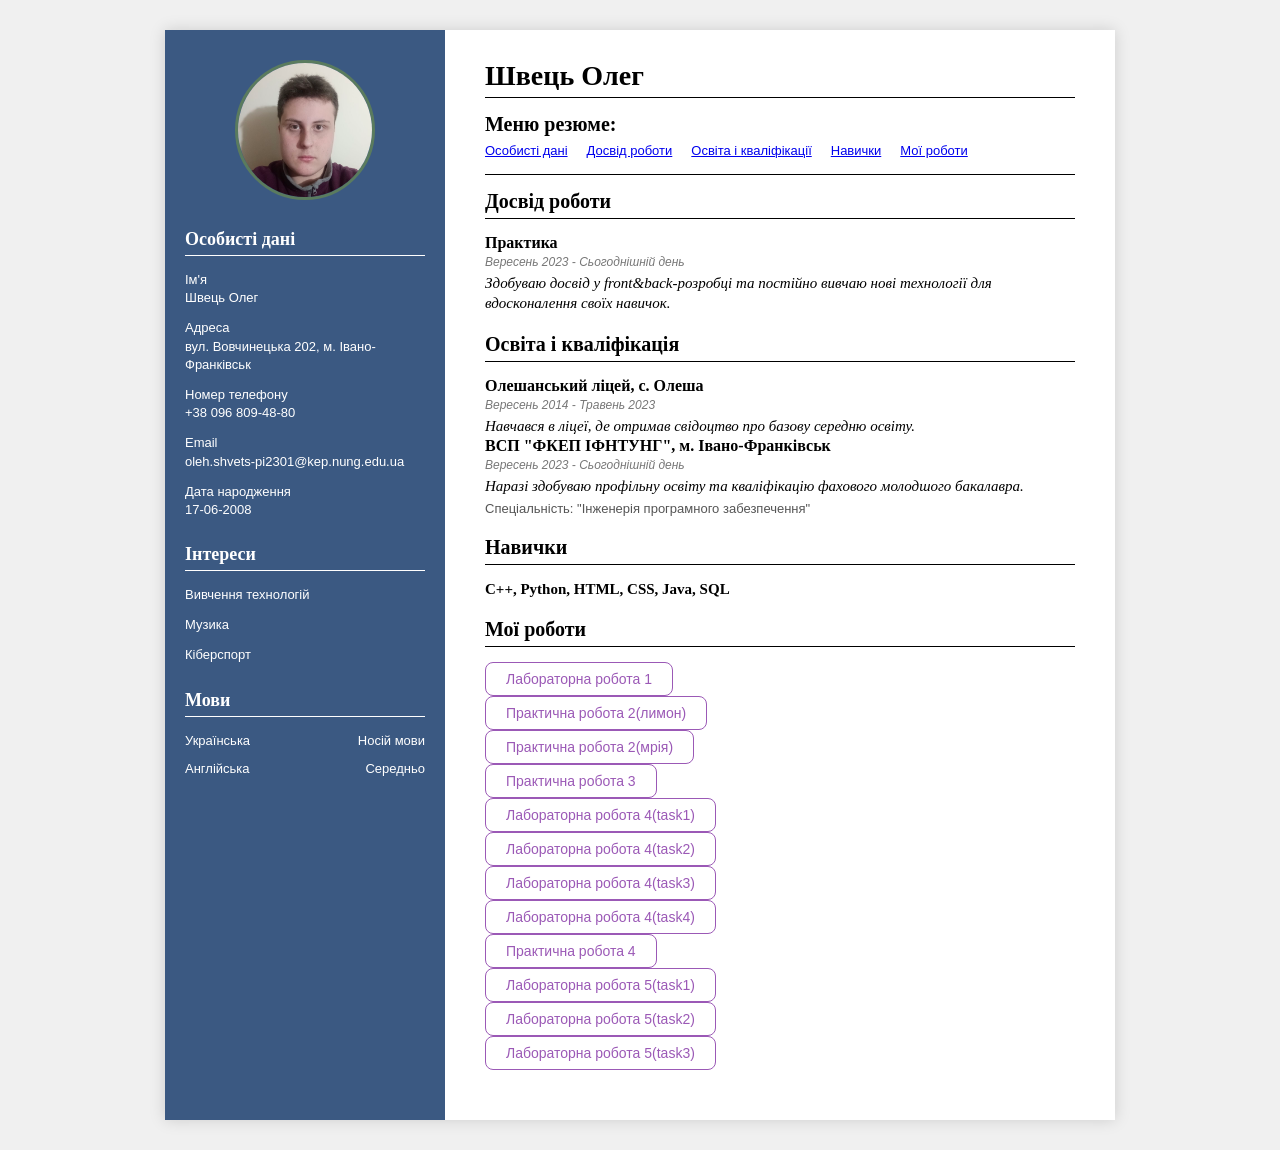
<file: index.html>
<!DOCTYPE html>
<html>
<head>
    <meta charset="utf-8">
    <title>CV - Швець Олег</title>
    <link rel="stylesheet" href="style/portfolio.css">
</head>
<body>
        
<div class="page-container">
    <!--Ліва сторона-->
    <div class="left-side">
        <div class="avatar">
            <img src="photo/me.jpg" alt="photo" class='image'>
        </div>
        <div class="left-block">
        <a id="personal-information">
            <h3>Особисті дані</h3>
            <hr class="line">
            <ul class="info-list">
                <li>Ім'я <br>Швець Олег</li>
                <li>Адреса <br>вул. Вовчинецька 202,  м. Івано-Франківськ</li>
                <li>Номер телефону <br>+38 096 809-48-80</li>
                <li>Email <br>oleh.shvets-pi2301@kep.nung.edu.ua</li>
                <li>Дата народження <br>17-06-2008</li>
            </ul>
        </a>
        </div>
            
        <div class="left-block">
            <h3>Інтереси</h3>
            <hr class="line">
            <div class="info-list">
                <ul>
                    <li>Вивчення технологій</li>
                    <li>Музика</li>
                    <li>Кіберспорт</li>
                </ul>
            </div>
        </div>
            
        <div class="left-block">
            <h3>Мови</h3>
            <hr class="line">
            <div class="info-list">
                <ul class="languages">
                    <li>
                        <span>Українська</span>
                        <span>Носій мови</span>
                    </li>
                    <li>
                        <span>Англійська</span>
                        <span>Середньо</span>
                    </li>
                </ul>
            </div>
        </div>
    </div>

    <!--Права сторона-->
    <div class="right-side">
        <h1>Швець Олег</h1>
        <hr class="line2">
        <h2>Меню резюме:</h2>
        <ul class="menu">
            <li><a href="#personal-information">Особисті дані</a></li>
            <li><a href="#experience">Досвід роботи</a></li>
            <li><a href="#education">Освіта і кваліфікації</a></li>
            <li><a href="#skills">Навички</a></li>
            <li><a href="#work">Мої роботи</a></li>
        </ul>
            <hr class="line2">
            <a id="experience">
                <h2>Досвід роботи</h2>
                <hr class="line2">
            <div class="right-block">
                <h3>Практика</h3>
                <span class="date">Вересень 2023 - Сьогоднішній день</span>
                <p>Здобуваю досвід у front&back-розробці та постійно вивчаю нові технології для вдосконалення своїх навичок.</p>
            </a>
        </div>
        
        <div class="right-block">
            <a id="education">
                <h2>Освіта і кваліфікація</h2>
                <hr class="line2">

                <h3>Олешанський ліцей, с. Олеша</h3>
                <span class="date">Вересень 2014 - Травень 2023</span>
                <p>Навчався в ліцеї, де отримав свідоцтво про базову середню освіту.</p>
                        
                <h3>ВСП "ФКЕП ІФНТУНГ", м. Івано-Франківськ</h3>
                <span class="date">Вересень 2023 - Сьогоднішній день</span>
                <p>Наразі здобуваю профільну освіту та кваліфікацію фахового молодшого бакалавра.</p>
                <span class="specialty">Спеціальність: "Інженерія програмного забезпечення"</span>
            </a>
        </div>



        <div class="right-block">
        <a id="skills">
            <h2>Навички</h2>
            <hr class="line2">
            <b>C++, Python, HTML, CSS, Java, SQL</b>
        </a>
        </div>

        <div class="right-block">
            <a id="work">
                <h2>Мої роботи</h2>
                <hr class="line2">
            <ul class="work">
                <li><a href="LR1/index.html" class="btn">Лабораторна робота 1</a></li>
                <li><a href="PR2(lemon)/task_lemon/index.html" class="btn">Практична робота 2(лимон)</a></li>
                <li><a href="PR2(cossacs)/task_mriya/cossacs.html" class="btn">Практична робота 2(мрія)</a></li>
                <li><a href="PR3/index.html" class="btn">Практична робота 3</a></li>
                <li><a href="LR4/LR4(task1)/index.html" class="btn">Лабораторна робота 4(task1)</a></li>
                <li><a href="LR4/LR4(task2)/index.html" class="btn">Лабораторна робота 4(task2)</a></li>
                <li><a href="LR4/LR4(task3)/index.html" class="btn">Лабораторна робота 4(task3)</a></li>
                <li><a href="LR4/LR4(task4)/index.html" class="btn">Лабораторна робота 4(task4)</a></li>
                <li><a href="PR4/index.html" class="btn">Практична робота 4</a></li>
                <li><a href="LR5/LR5(task0)/index.html" class="btn">Лабораторна робота 5(task1)</a></li>
                <li><a href="LR5/LR5(task1)/index.html" class="btn">Лабораторна робота 5(task2)</a></li>
                <li><a href="LR5/LR5(task2)/index.html" class="btn">Лабораторна робота 5(task3)</a></li>
            </ul>
            </a>
        </div>
    </div>
</div>          
</body>        
</html>
</file>
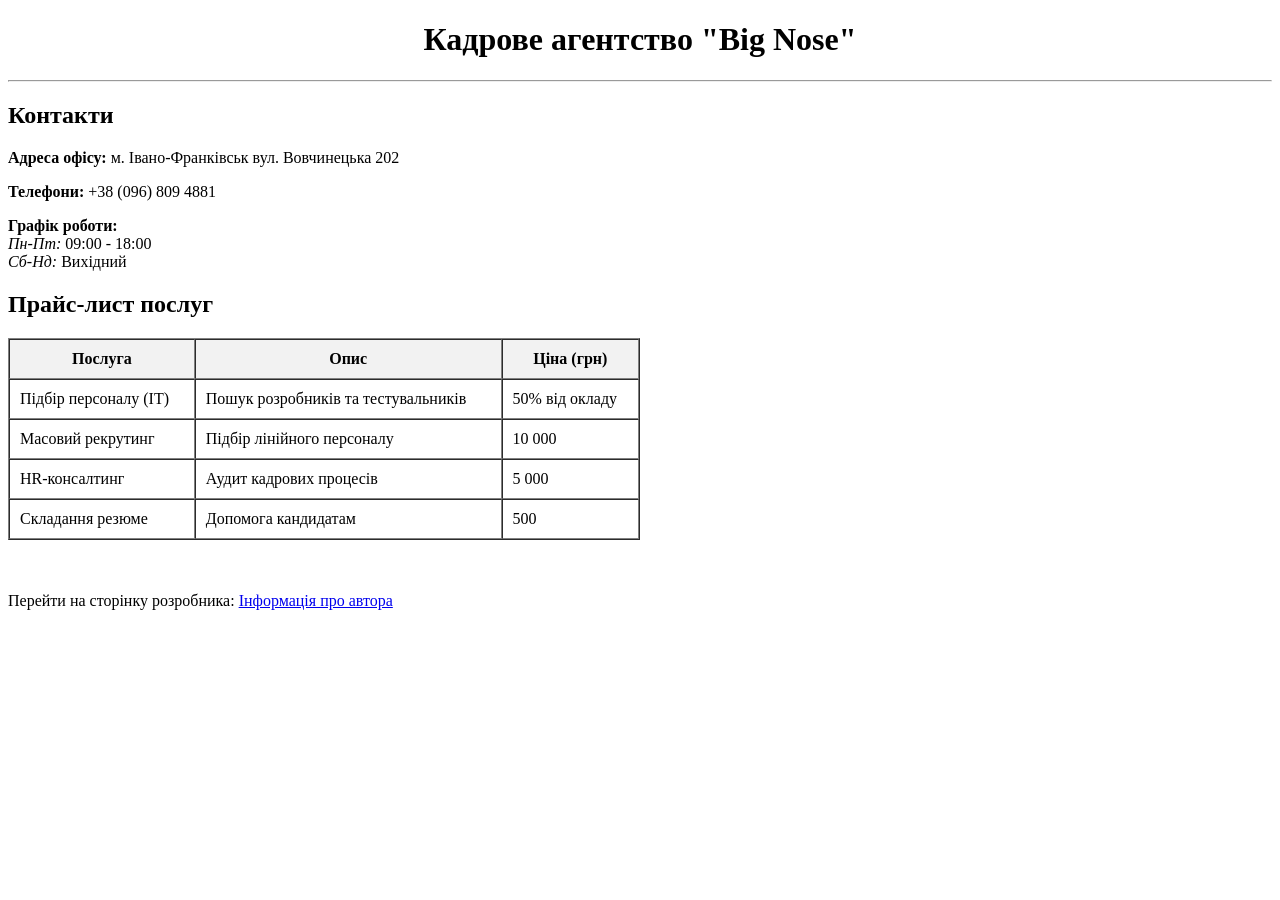
<file: LR1/index.html>
<!DOCTYPE html>
<html>
<head>
    <meta charset="utf-8">
    <title>HR Agency "Big Nose"</title>
</head>
<body>
    <h1 align="center">Кадрове агентство "Big Nose"</h1>
    <hr>
    
    <h2>Контакти</h2>
    <p><b>Адреса офісу:</b> м. Івано-Франківськ вул. Вовчинецька 202</p>
    <p><b>Телефони:</b> +38 (096) 809 4881</p>
    <p><b>Графік роботи:</b> <br>
       <i>Пн-Пт:</i> 09:00 - 18:00 <br>
       <i>Сб-Нд:</i> Вихідний
    </p>

    <h2>Прайс-лист послуг</h2>
    <table border="1" cellpadding="10" cellspacing="0" width="50%">
        <tr style="background-color: #f2f2f2;">
            <th>Послуга</th>
            <th>Опис</th>
            <th>Ціна (грн)</th>
        </tr>
        <tr>
            <td>Підбір персоналу (IT)</td>
            <td>Пошук розробників та тестувальників</td>
            <td>50% від окладу</td>
        </tr>
        <tr>
            <td>Масовий рекрутинг</td>
            <td>Підбір лінійного персоналу</td>
            <td>10 000</td>
        </tr>
        <tr>
            <td>HR-консалтинг</td>
            <td>Аудит кадрових процесів</td>
            <td>5 000</td>
        </tr>
        <tr>
            <td>Складання резюме</td>
            <td>Допомога кандидатам</td>
            <td>500</td>
        </tr>
    </table>

    <br><br>
    
    <p>Перейти на сторінку розробника: <a href="author.html">Інформація про автора</a></p>

</body>
</html>
</file>
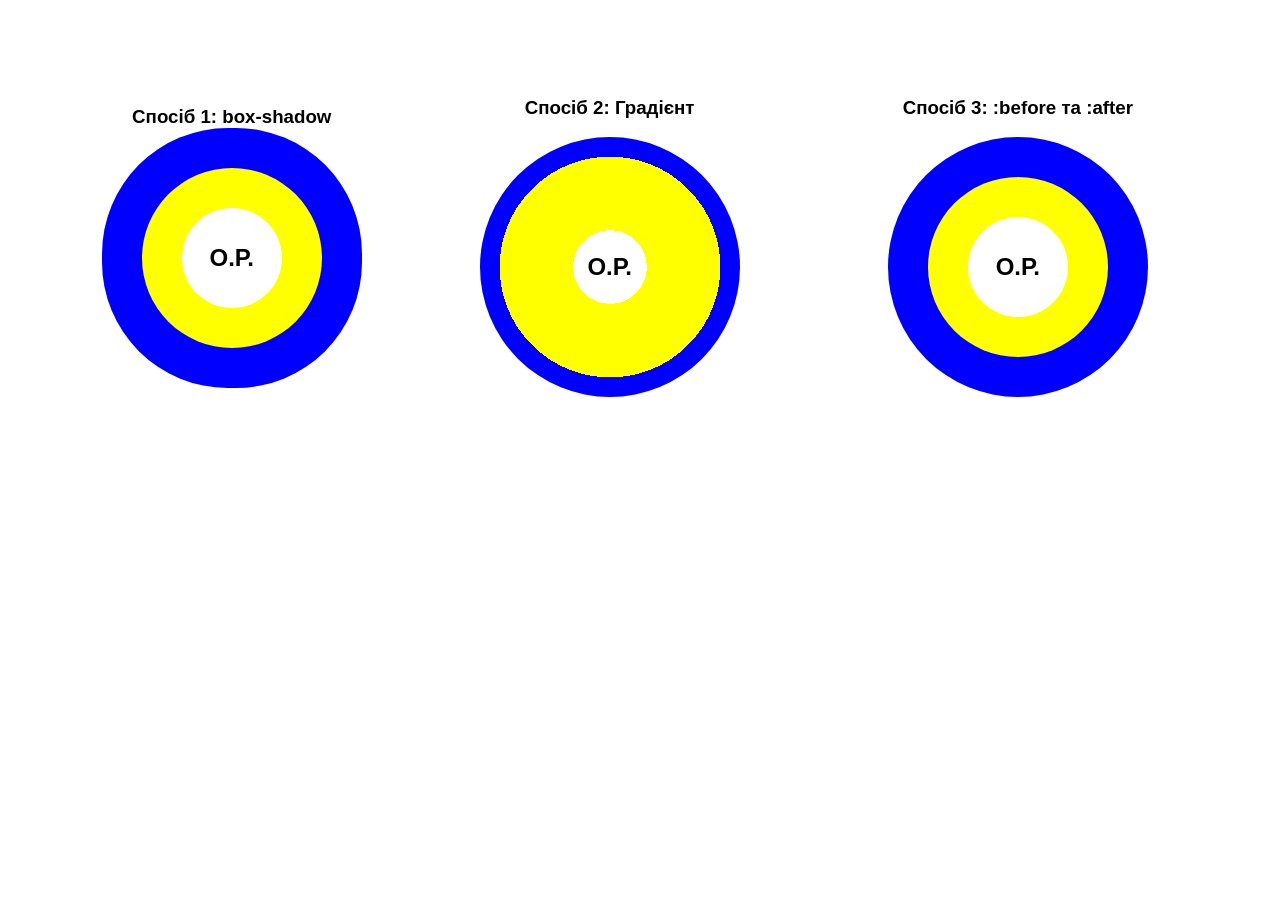
<file: PR4/index.html>
<!DOCTYPE html>
<html lang="uk">
<head>
    <meta charset="UTF-8">
    <title>Геометрична фігура - 3 способи</title>
    <link rel="stylesheet" href="style/style.css">
</head>
<body>

    <div class="container">
        <div class="method-box">
            <h3>Спосіб 1: box-shadow</h3>
            <div class="circle-shadow">О.Р.</div>
        </div>

        <div class="method-box">
            <h3>Спосіб 2: Градієнт</h3>
            <div class="circle-gradient">О.Р.</div>
        </div>

        <div class="method-box">
            <h3>Спосіб 3: :before та :after</h3>
            <div class="circle-pseudo">О.Р.</div>
        </div>
    </div>

</body>
</html>
</file>
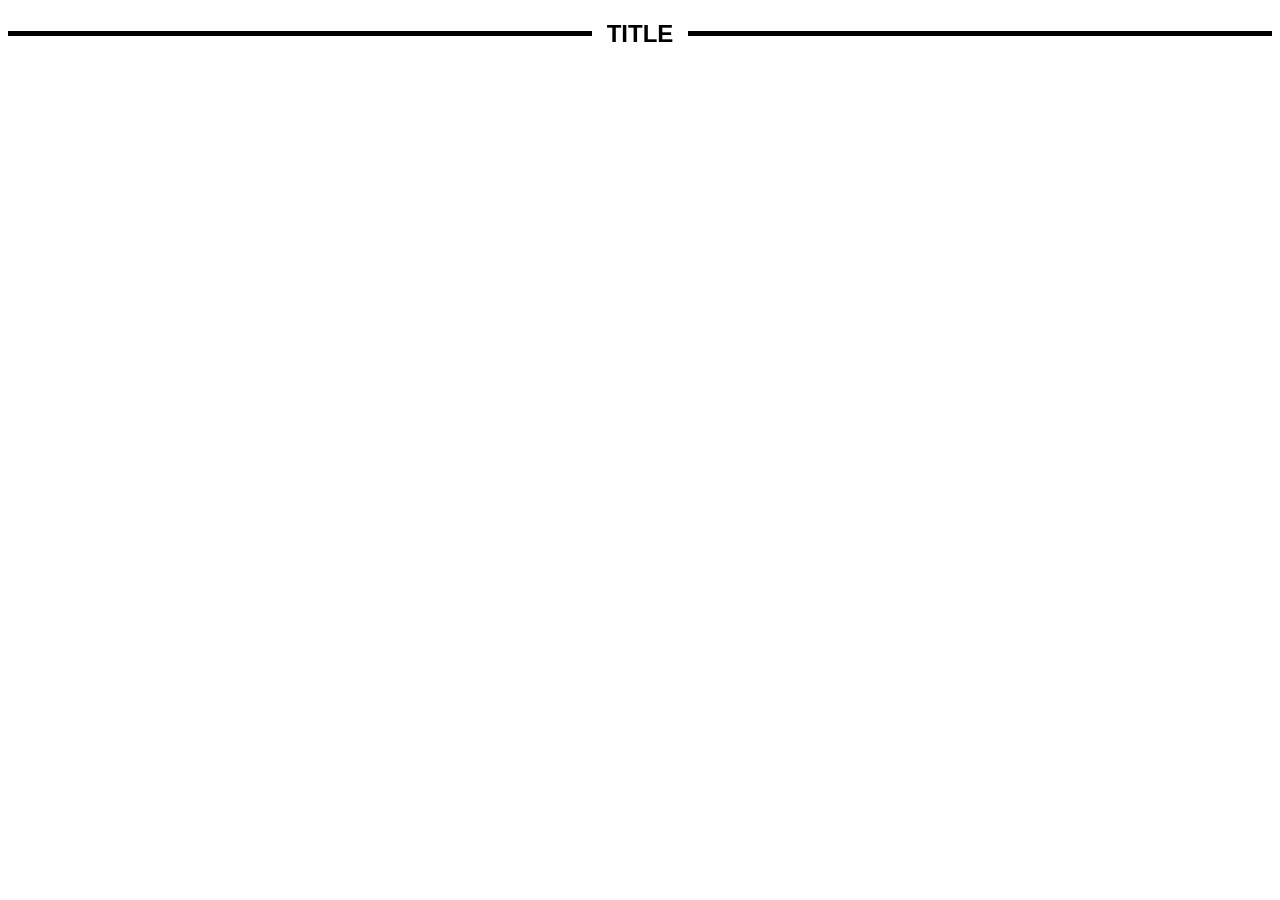
<file: LR4/LR4(task3)/index.html>
<!DOCTYPE html>
<html lang="uk">
<head>
    <meta charset="UTF-8">
    <title>Завдання 3 - Псевдоелементи</title>
    <link rel="stylesheet" href="style/style.css">
</head>
<body>

    <h2 class="line-title">Title</h2>

</body>
</html>
</file>
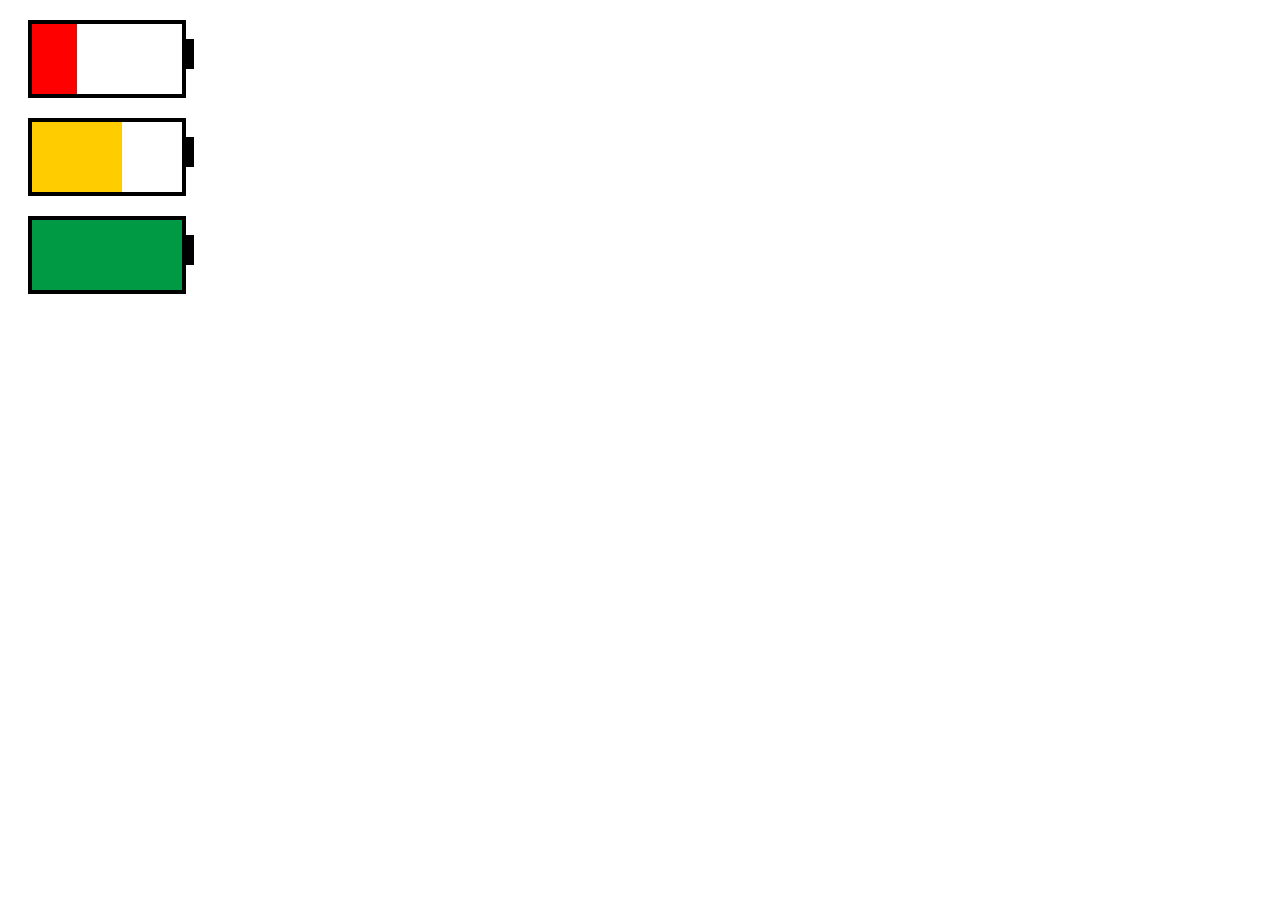
<file: LR4/LR4(task4)/index.html>
<!DOCTYPE html>
<html lang="uk">
<head>
    <meta charset="UTF-8">
    <title>Завдання 4 - Батарейки</title>
    <link rel="stylesheet" href="style/style.css">
</head>
<body>

    <div class="battery low"></div>
    <div class="battery medium"></div>
    <div class="battery full"></div>

</body>
</html>
</file>
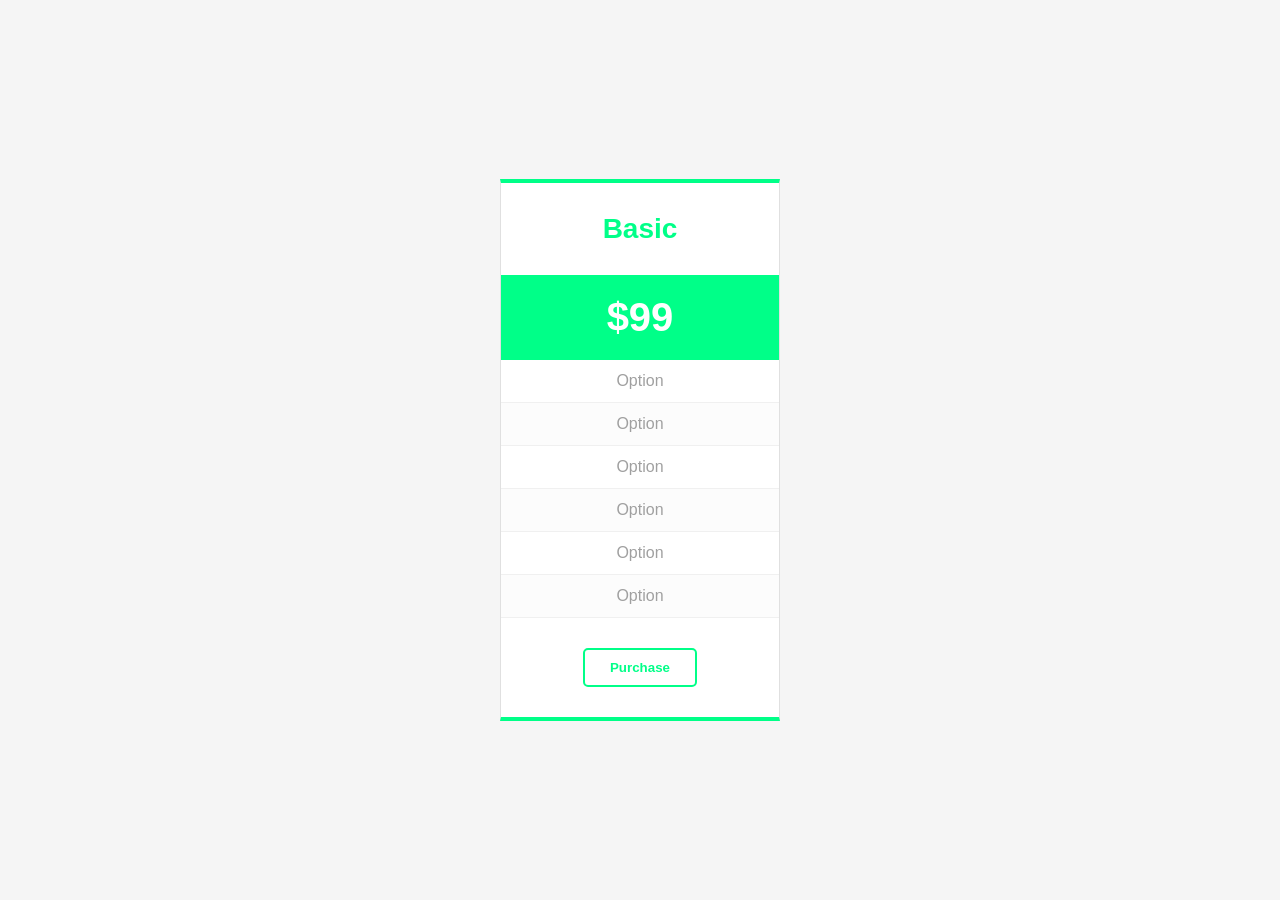
<file: LR5/LR5(task0)/index.html>
<!DOCTYPE html>
<html lang="uk">
<head>
    <meta charset="UTF-8">
    <meta name="viewport" content="width=device-width, initial-scale=1.0">
    <title>Pricing Card - Basic</title>
    <link rel="stylesheet" href="style/style.css">
</head>
<body>

    <div class="card">
        <div class="header">
            <h2>Basic</h2>
        </div>
        
        <div class="price">
            <h1>$99</h1>
        </div>
        
        <div class="options">
            <div class="opt">Option</div>
            <div class="opt gray">Option</div>
            <div class="opt">Option</div>
            <div class="opt gray">Option</div>
            <div class="opt">Option</div>
            <div class="opt gray">Option</div>
        </div>
        
        <div class="action">
            <button class="btn">Purchase</button>
        </div>
    </div>

</body>
</html>
</file>
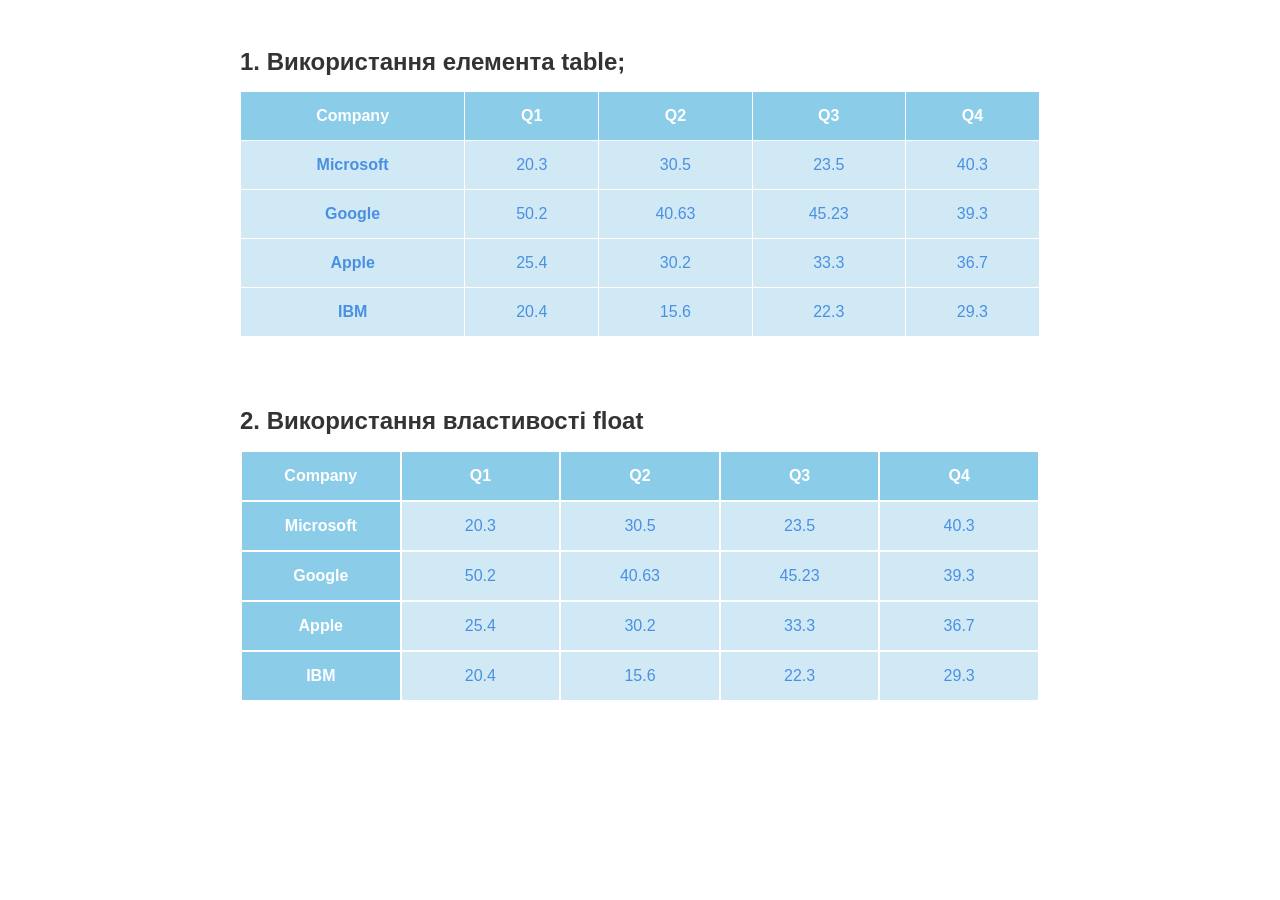
<file: LR5/LR5(task1)/index.html>
<!DOCTYPE html>
<html lang="uk">
<head>
    <meta charset="UTF-8">
    <meta name="viewport" content="width=device-width, initial-scale=1.0">
    <title>Верстка таблиці двома способами</title>
    <link rel="stylesheet" href="style/style.css">
</head>
<body>

    <div class="container">
        <h2>1. Використання елемента table;</h2>
        <table class="html-table">
            <thead>
                <tr>
                    <th>Company</th>
                    <th>Q1</th>
                    <th>Q2</th>
                    <th>Q3</th>
                    <th>Q4</th>
                </tr>
            </thead>
            <tbody>
                <tr>
                    <td class="bg-blue-dark">Microsoft</td>
                    <td>20.3</td>
                    <td>30.5</td>
                    <td>23.5</td>
                    <td>40.3</td>
                </tr>
                <tr>
                    <td class="bg-blue-dark">Google</td>
                    <td>50.2</td>
                    <td>40.63</td>
                    <td>45.23</td>
                    <td>39.3</td>
                </tr>
                <tr>
                    <td class="bg-blue-dark">Apple</td>
                    <td>25.4</td>
                    <td>30.2</td>
                    <td>33.3</td>
                    <td>36.7</td>
                </tr>
                <tr>
                    <td class="bg-blue-dark">IBM</td>
                    <td>20.4</td>
                    <td>15.6</td>
                    <td>22.3</td>
                    <td>29.3</td>
                </tr>
            </tbody>
        </table>

        <div class="spacer"></div>

        <h2>2. Використання властивості float</h2>
        <div class="float-table">
            <div class="f-row f-header">
                <div class="f-cell">Company</div>
                <div class="f-cell">Q1</div>
                <div class="f-cell">Q2</div>
                <div class="f-cell">Q3</div>
                <div class="f-cell">Q4</div>
            </div>
            <div class="f-row">
                <div class="f-cell f-side">Microsoft</div>
                <div class="f-cell">20.3</div>
                <div class="f-cell">30.5</div>
                <div class="f-cell">23.5</div>
                <div class="f-cell">40.3</div>
            </div>
            <div class="f-row">
                <div class="f-cell f-side">Google</div>
                <div class="f-cell">50.2</div>
                <div class="f-cell">40.63</div>
                <div class="f-cell">45.23</div>
                <div class="f-cell">39.3</div>
            </div>
            <div class="f-row">
                <div class="f-cell f-side">Apple</div>
                <div class="f-cell">25.4</div>
                <div class="f-cell">30.2</div>
                <div class="f-cell">33.3</div>
                <div class="f-cell">36.7</div>
            </div>
            <div class="f-row">
                <div class="f-cell f-side">IBM</div>
                <div class="f-cell">20.4</div>
                <div class="f-cell">15.6</div>
                <div class="f-cell">22.3</div>
                <div class="f-cell">29.3</div>
            </div>
        </div>
    </div>

</body>
</html>
</file>
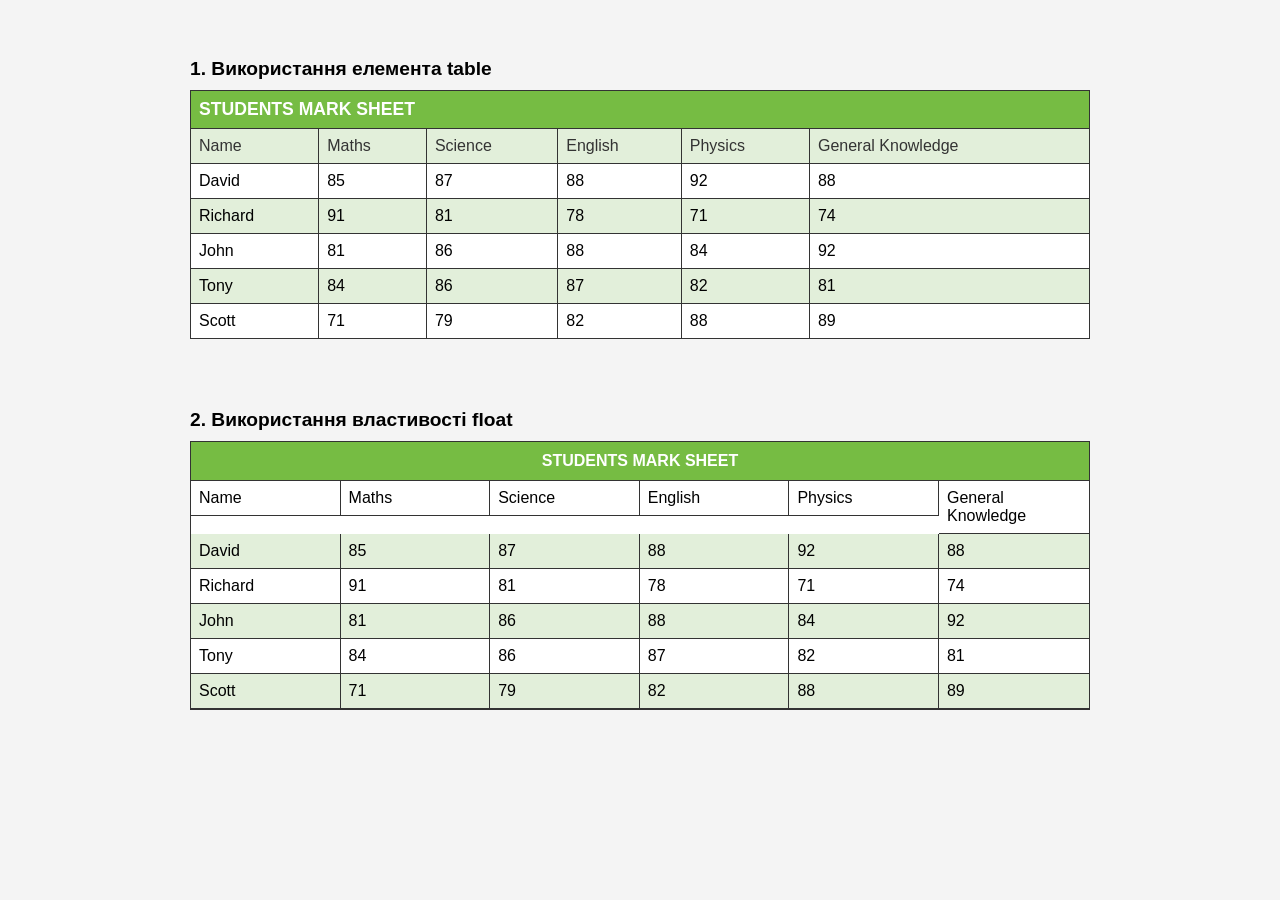
<file: LR5/LR5(task2)/index.html>
<!DOCTYPE html>
<html lang="uk">
<head>
    <meta charset="UTF-8">
    <meta name="viewport" content="width=device-width, initial-scale=1.0">
    <title>Students Mark Sheet</title>
    <link rel="stylesheet" href="style/style.css">
</head>
<body>

    <div class="container">
        <h2>1. Використання елемента table</h2>
        <table class="mark-sheet">
            <thead>
                <tr>
                    <th colspan="6" class="table-title">STUDENTS MARK SHEET</th>
                </tr>
                <tr class="table-sub-header">
                    <th>Name</th>
                    <th>Maths</th>
                    <th>Science</th>
                    <th>English</th>
                    <th>Physics</th>
                    <th>General Knowledge</th>
                </tr>
            </thead>
            <tbody>
                <tr>
                    <td>David</td>
                    <td>85</td>
                    <td>87</td>
                    <td>88</td>
                    <td>92</td>
                    <td>88</td>
                </tr>
                <tr>
                    <td>Richard</td>
                    <td>91</td>
                    <td>81</td>
                    <td>78</td>
                    <td>71</td>
                    <td>74</td>
                </tr>
                <tr>
                    <td>John</td>
                    <td>81</td>
                    <td>86</td>
                    <td>88</td>
                    <td>84</td>
                    <td>92</td>
                </tr>
                <tr>
                    <td>Tony</td>
                    <td>84</td>
                    <td>86</td>
                    <td>87</td>
                    <td>82</td>
                    <td>81</td>
                </tr>
                <tr>
                    <td>Scott</td>
                    <td>71</td>
                    <td>79</td>
                    <td>82</td>
                    <td>88</td>
                    <td>89</td>
                </tr>
            </tbody>
        </table>

        <div class="spacer"></div>

        <h2>2. Використання властивості float</h2>
        <div class="float-mark-sheet">
            <div class="f-row f-title">STUDENTS MARK SHEET</div>
            
            <div class="f-row f-sub-header">
                <div class="f-cell">Name</div>
                <div class="f-cell">Maths</div>
                <div class="f-cell">Science</div>
                <div class="f-cell">English</div>
                <div class="f-cell">Physics</div>
                <div class="f-cell">General Knowledge</div>
            </div>

            <div class="f-row">
                <div class="f-cell">David</div>
                <div class="f-cell">85</div>
                <div class="f-cell">87</div>
                <div class="f-cell">88</div>
                <div class="f-cell">92</div>
                <div class="f-cell">88</div>
            </div>
            <div class="f-row">
                <div class="f-cell">Richard</div>
                <div class="f-cell">91</div>
                <div class="f-cell">81</div>
                <div class="f-cell">78</div>
                <div class="f-cell">71</div>
                <div class="f-cell">74</div>
            </div>
            <div class="f-row">
                <div class="f-cell">John</div>
                <div class="f-cell">81</div>
                <div class="f-cell">86</div>
                <div class="f-cell">88</div>
                <div class="f-cell">84</div>
                <div class="f-cell">92</div>
            </div>
            <div class="f-row">
                <div class="f-cell">Tony</div>
                <div class="f-cell">84</div>
                <div class="f-cell">86</div>
                <div class="f-cell">87</div>
                <div class="f-cell">82</div>
                <div class="f-cell">81</div>
            </div>
            <div class="f-row">
                <div class="f-cell">Scott</div>
                <div class="f-cell">71</div>
                <div class="f-cell">79</div>
                <div class="f-cell">82</div>
                <div class="f-cell">88</div>
                <div class="f-cell">89</div>
            </div>
        </div>
    </div>

</body>
</html>
</file>
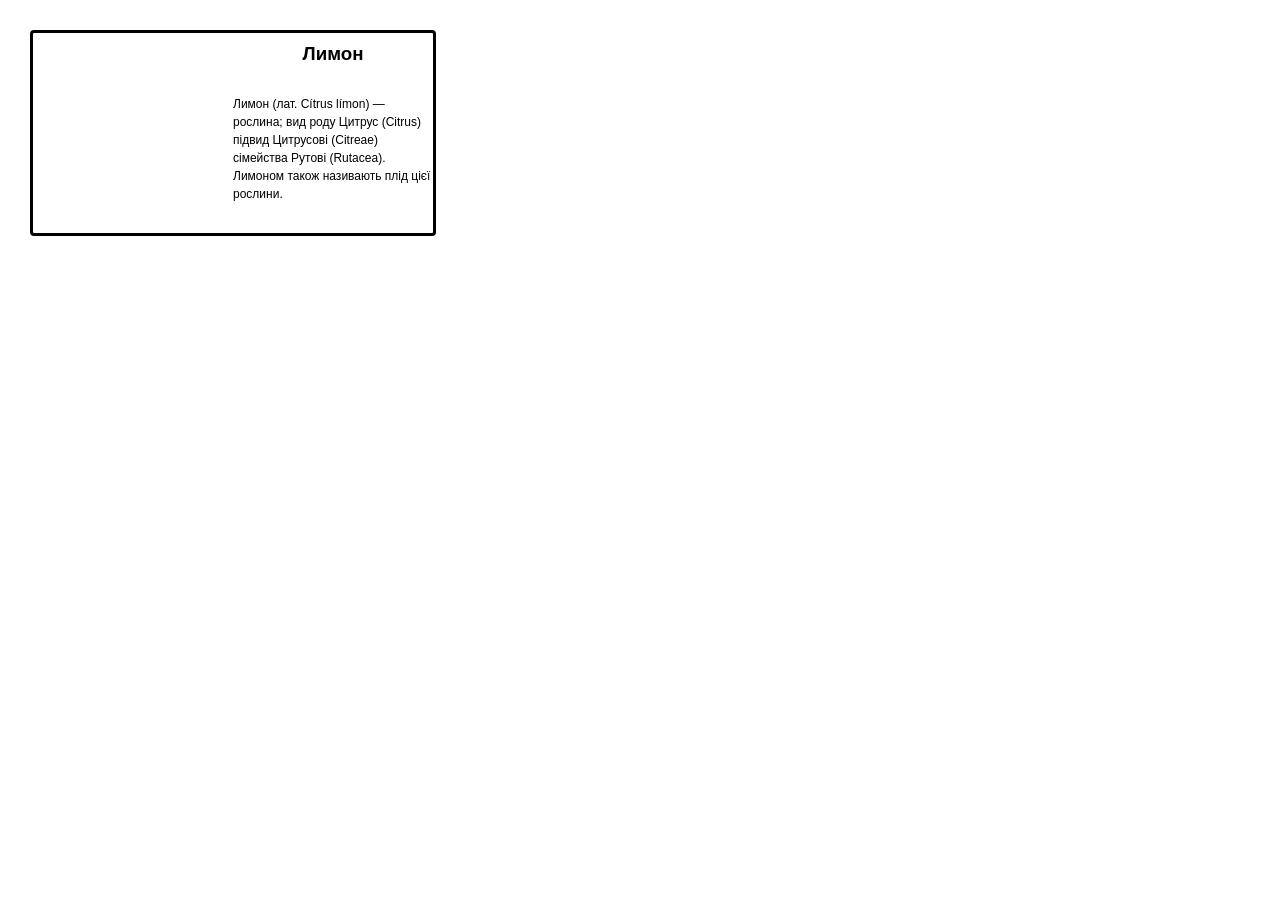
<file: PR2(lemon)/task_lemon/index.html>
<!DOCTYPE html>
<html lang="en">
<head>
    <meta charset="UTF-8">
    <title>Title</title>
    <link rel="stylesheet" href="style.css">
</head>
<body>
    <div class="myblock">
        <div class="lemon"></div>
        <div class="about-lemon">
            <h3>Лимон</h3>
            <p>Лимон (лат. Cítrus límon) — рослина; вид роду Цитрус (Citrus) підвид Цитрусові (Citreae) сімейства Рутові (Rutacea). Лимоном також називають плід цієї рослини.</p>
        </div>
    </div>
</body>
</html>
</file>
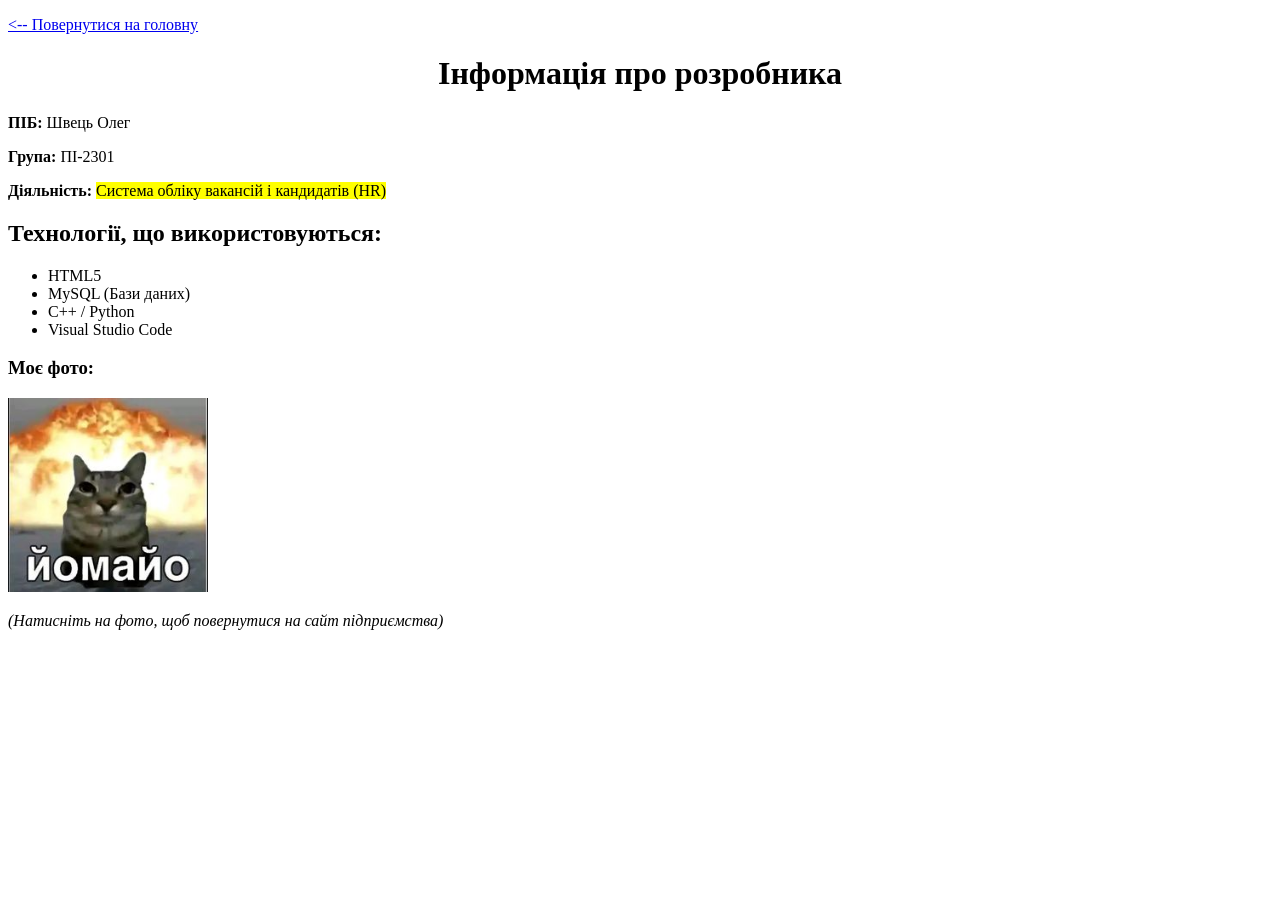
<file: LR1/author.html>
<!DOCTYPE html>
<html>
<head>
    <meta charset="utf-8">
    <title>Про розробника</title>
</head>
<body>
    <p><a href="index.html"> <-- Повернутися на головну</a></p>

    <h1 align="center">Інформація про розробника</h1>
    
    <div>
        <p><b>ПІБ:</b> Швець Олег</p>
        <p><b>Група:</b> ПІ-2301</p>
        <p><b>Діяльність:</b> <mark>Система обліку вакансій і кандидатів (HR)</mark></p>
    </div>

    <h2>Технології, що використовуються:</h2>
    <ul>
        <li>HTML5</li>
        <li>MySQL (Бази даних)</li>
        <li>C++ / Python</li>
        <li>Visual Studio Code</li>
    </ul>

    <h3>Моє фото:</h3>
    <a href="index.html" title="Натисніть, щоб повернутися на сайт">
        <img src="me.jpg" alt="Фото автора (натисніть для переходу)" width="200">
    </a>
    <p><i>(Натисніть на фото, щоб повернутися на сайт підприємства)</i></p>

</body>
</html>
</file>
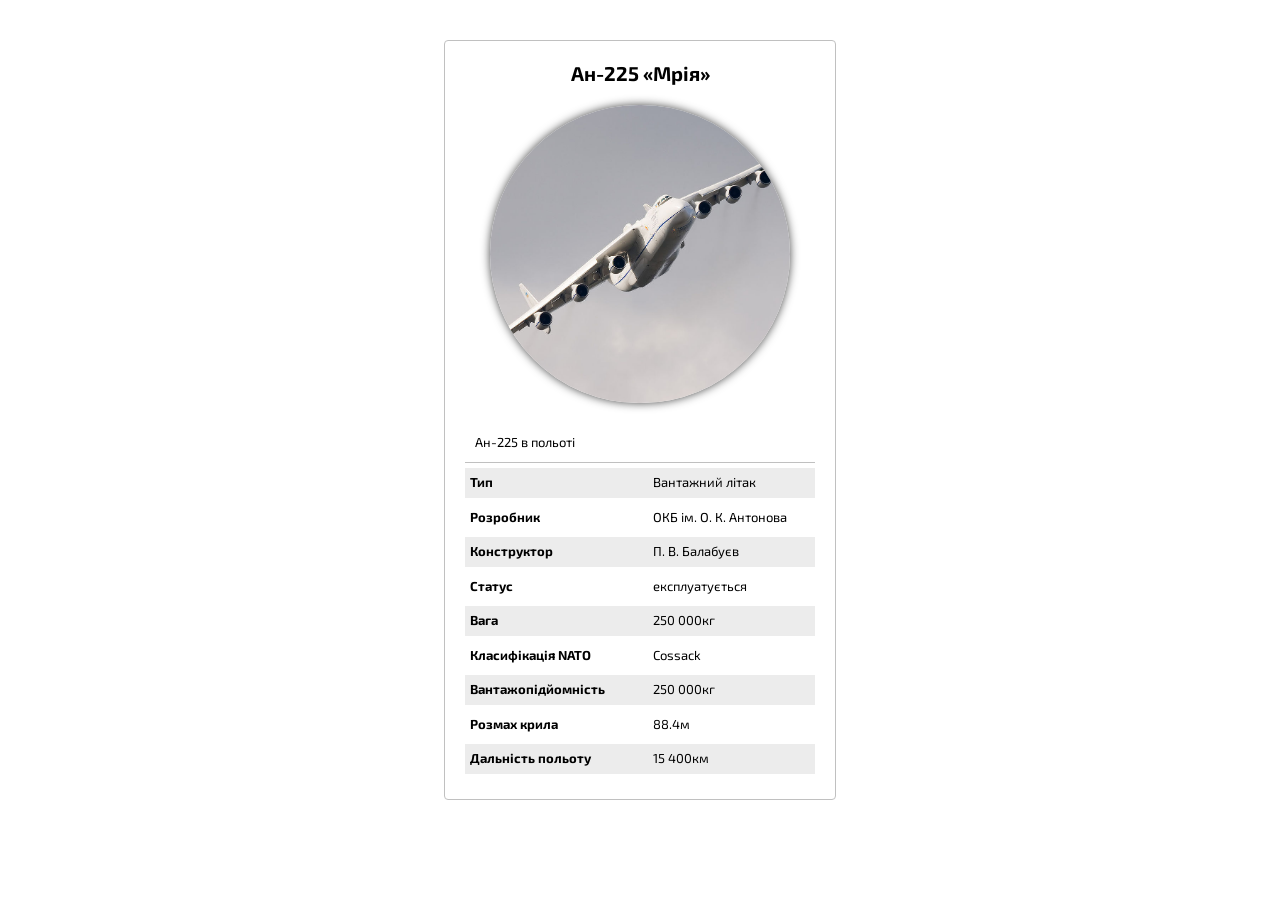
<file: PR2(cossacs)/task_mriya/cossacs.html>
<!DOCTYPE html>
<html lang="en">
<head>
    <meta charset="UTF-8">
    <title>Мрія</title>
    <link rel="stylesheet" href="cossacs.css">
    <link href="https://fonts.googleapis.com/css?family=Exo+2:400,700" rel="stylesheet">
</head>
<body>
    <div class="wrap">
        <h1>Ан-225 «Мрія»</h1>
        <img src="cossacs.jpg" alt="Ан-225">
        <p class="info">Ан-225 в польоті</p>
        <p><span class="side">Тип</span> 	Вантажний літак</p>
        <p><span class="side">Розробник</span> ОКБ ім. О. К. Антонова</p>
        <p><span class="side">Конструктор</span> 	П. В. Балабуєв</p>
        <p><span class="side">Статус</span> 	експлуатується</p>
        <p><span class="side">Вага</span> 250 000кг</p>
        <p><span class="side">Класифікація NATO</span> Cossack</p>
        <p><span class="side">Вантажопідйомність</span> 250 000кг</p>
        <p><span class="side">Розмах крила</span> 88.4м</p>
        <p><span class="side">Дальність польоту</span> 15 400км</p>
    </div>
</body>
</html>
</file>
<file: style/portfolio.css>
* {
    box-sizing: border-box;
    margin: 0;
    padding: 0;
}

body {
    font-family: 'Times New Roman', Times, serif;
    background-color: #f0f0f0;
    color: #000;
}

a {
    text-decoration: none;
    color: inherit;
}

.page-container {
    max-width: 950px;
    margin: 30px auto;
    background-color: #fff;
    display: flex;
    box-shadow: 0 0 15px rgba(0,0,0,0.15);
}

.left-side {
    width: 280px;
    background-color: #3b5982;
    color: #fff;
    padding: 30px 20px;
}

.avatar {
    text-align: center;
    margin-bottom: 25px;
}

.image {
    width: 140px;
    height: 140px;
    border-radius: 50%;
    object-fit: cover;
    border: 3px solid #5a7b5e;
}

.left-block {
    margin-bottom: 25px;
    margin-top: 10px;
}

.left-block h3 {
    font-size: 18px;
    margin-bottom: 5px;
}

.line {
    border: 0;
    border-bottom: 1px solid #fff;
    margin-bottom: 15px;
}

.info-list ul, 
.info-list {
    list-style-type: none;
    font-family: Arial, sans-serif;
    font-size: 13px;
}

.info-list li {
    margin-bottom: 12px;
    line-height: 1.4;
}

.languages {
    list-style-type: none;
}

.languages li {
    display: flex;
    justify-content: space-between;
    margin-bottom: 10px;
}

.right-side {
    flex: 1;
    padding: 30px 40px;
}

.right-side h1 {
    font-size: 28px;
    margin-bottom: 5px;
}

.right-side h2 {
    font-size: 20px;
    margin-bottom: 5px;
    margin-top: 15px;
}

.line2 {
    border: 0;
    border-bottom: 1px solid #000;
    margin-bottom: 15px;
    margin-top: 5px;
}

.menu {
    list-style-type: none;
    margin-bottom: 10px;
}

.menu li {
    display: inline-block;
    margin-right: 15px;
    margin-bottom: 5px;
}

.menu li a {
    color: #0000ee;
    text-decoration: underline;
    font-family: Arial, sans-serif;
    font-size: 13px;
}

.right-block {
    margin-bottom: 20px;
}

.right-block h3 {
    font-size: 16px;
    margin-bottom: 3px;
}

.date {
    display: block;
    color: #777;
    font-size: 12px;
    font-style: italic;
    margin-bottom: 5px;
    font-family: Arial, sans-serif;
}

.specialty {
    display: block;
    font-size: 13px;
    color: #555;
    margin-top: 5px;
    font-family: Arial, sans-serif;
}

.right-block p {
    font-style: italic;
    font-size: 15px;
    line-height: 1.3;
}

.right-block b {
    font-size: 15px;
}

.work {
    list-style-type: none;
    margin-top: 15px;
}

.btn {
    display: inline-block;
    padding: 8px 20px;
    border: 1px solid #9b59b6;
    color: #9b59b6 !important;
    text-decoration: none !important;
    border-radius: 8px;
    font-family: Arial, sans-serif;
    font-size: 14px;
    transition: 0.3s;
}

.btn:hover {
    background-color: #f4e8fb;
}
</file>
<file: PR4/style/style.css>
/* Загальні стилі для сторінки */
.container {
    display: flex;
    justify-content: space-around;
    align-items: center;
    flex-wrap: wrap;
    padding: 50px;
    font-family: Arial, sans-serif;
}

.method-box {
    text-align: center;
    margin: 20px;
}

/* Спільні стилі для тексту всередині кіл */
.circle-shadow, .circle-gradient, .circle-pseudo {
    display: flex;
    align-items: center;
    justify-content: center;
    font-weight: bold;
    font-size: 24px;
    border-radius: 50%; 
}

/* Спосіб 1: Використання декількох тіней */
.circle-shadow {
    width: 100px;
    height: 100px;
    background-color: white;
    box-shadow: 0 0 0 40px #ffff00, 0 0 0 80px #0000ff;
    margin: 80px auto;
}

/* Спосіб 2: Радіальний градієнт */
.circle-gradient {
    width: 260px;
    height: 260px;
    border-radius: 50%; 
    display: flex;
    align-items: center;
    justify-content: center;
    
    
    background: radial-gradient(circle, 
        white 0%, white 20%,      
        #ffff00 20%, #ffff00 60%, 
        #0000ff 60%, #0000ff 100% 
    );
}

/* Спосіб 3: Одночасне використання двох псевдоелементів  */
.circle-pseudo {
    width: 260px;
    height: 260px;
    background-color: #0000ff; 
    position: relative; 
    z-index: 1;
}


.circle-pseudo:before {
    content: ""; 
    position: absolute;
    width: 180px;
    height: 180px;
    background-color: #ffff00;
    border-radius: 50%;
    z-index: -1; 
}


.circle-pseudo:after {
    content: "";
    position: absolute;
    width: 100px;
    height: 100px;
    background-color: white;
    border-radius: 50%;
    z-index: -1;
}
</file>
<file: LR4/LR4(task3)/style/style.css>
.line-title {
    display: flex;              
    align-items: center;        
    text-align: center;         
    text-transform: uppercase;  
    font-family: sans-serif;    
    font-weight: bold;          
}


.line-title:before,
.line-title:after {
    content: "";                
    flex: 1;                   
    height: 5px;                
    background-color: black;    
}


.line-title:before {
    margin-right: 15px;         
}

.line-title:after {
    margin-left: 15px;          
}
</file>
<file: LR4/LR4(task4)/style/style.css>
.battery {
    width: 150px;
    height: 70px;
    border: 4px solid black;    
    margin: 20px;
    position: relative;        
    display: block;
}


.battery:before {
    content: "";                
    position: absolute;         
    right: -12px;               
    top: 15px;                  
    width: 8px;
    height: 30px;
    background-color: black;    
}


.low {
    background: linear-gradient(to right, #ff0000 30%, transparent 30%);
}

.medium {
    background: linear-gradient(to right, #ffcc00 60%, transparent 60%);
}

.full {
    background: #009944;
}
</file>
<file: LR5/LR5(task0)/style/style.css>
* {
    box-sizing: border-box;
    font-family: sans-serif;
}

body {
    background-color: #f5f5f5;
    display: flex;
    justify-content: center;
    align-items: center;
    min-height: 100vh;
    margin: 0;
}

.card {
    width: 280px;
    background: #fff;
    border: 1px solid #e0e0e0;
    border-top: 4px solid #00ff88;
    border-bottom: 4px solid #00ff88;
    text-align: center;
}

.header {
    padding: 30px 10px;
}

.header h2 {
    color: #00ff88;
    margin: 0;
    font-size: 28px;
    text-transform: capitalize;
}

.price {
    background-color: #00ff88;
    color: #fff;
    padding: 20px;
}

.price h1 {
    margin: 0;
    font-size: 40px;
}

.opt {
    padding: 12px;
    color: #a0a0a0;
    border-bottom: 1px solid #f0f0f0;
}

.opt.gray {
    background-color: #fcfcfc;
}

.action {
    padding: 30px;
}

.btn {
    background: #fff;
    border: 2px solid #00ff88;
    color: #00ff88;
    padding: 10px 25px;
    font-weight: bold;
    border-radius: 5px;
    cursor: pointer;
    transition: 0.3s;
}

.btn:hover {
    background: #00ff88;
    color: #fff;
}
</file>
<file: LR5/LR5(task1)/style/style.css>
* {
    box-sizing: border-box;
    font-family: Arial, sans-serif;
}

body {
    background-color: #fff;
    padding: 20px;
}

.container {
    max-width: 800px;
    margin: 0 auto;
}

h2 {
    color: #333;
    margin-bottom: 15px;
}

.spacer {
    height: 50px;
}

.html-table {
    width: 100%;
    border-collapse: collapse;
}

.html-table th, 
.html-table td {
    border: 1px solid #fff;
    padding: 15px;
    text-align: center;
    background-color: #d1e9f5;
    color: #4a90e2;
}

.html-table th, 
.bg-blue-dark {
    background-color: #8bcce9;
    color: #fff;
    font-weight: bold;
}

.float-table {
    width: 100%;
    border: 1px solid #fff;
}

.f-row {
    overflow: hidden;
}

.f-cell {
    float: left;
    width: 20%;
    padding: 15px;
    text-align: center;
    border: 1px solid #fff;
    background-color: #d1e9f5;
    color: #4a90e2;
    min-height: 50px;
}

.f-header .f-cell, 
.f-side {
    background-color: #8bcce9;
    color: #fff;
    font-weight: bold;
}
</file>
<file: LR5/LR5(task2)/style/style.css>
* {
    box-sizing: border-box;
    font-family: Calibri, Arial, sans-serif;
}

body {
    padding: 20px;
    background-color: #f4f4f4;
}

.container {
    max-width: 900px;
    margin: 0 auto;
}

h2 {
    font-size: 1.2em;
    margin: 30px 0 10px 0;
}

.spacer {
    height: 40px;
}


.bg-green { background-color: #76bc43; }
.bg-light-green { background-color: #e2efda; }
.bg-white { background-color: #ffffff; }


.mark-sheet {
    width: 100%;
    border-collapse: collapse;
    border: 1px solid #333;
}

.mark-sheet th, .mark-sheet td {
    border: 1px solid #333;
    padding: 8px;
    text-align: left;
}

.table-title {
    background-color: #76bc43;
    color: white;
    text-align: center;
    font-size: 1.1em;
}

.table-sub-header th {
    background-color: #e2efda;
    color: #333;
    font-weight: normal;
}


.mark-sheet tbody tr:nth-child(even) {
    background-color: #e2efda;
}

.mark-sheet tbody tr:nth-child(odd) {
    background-color: #ffffff;
}


.float-mark-sheet {
    width: 100%;
    border: 1px solid #333;
}

.f-row {
    overflow: hidden;
    width: 100%;
}

.f-title {
    background-color: #76bc43;
    color: white;
    text-align: center;
    padding: 10px;
    font-weight: bold;
    border-bottom: 1px solid #333;
}

.f-sub-header {
    background-color: #e2efda;
}

.f-cell {
    float: left;
    width: 16.66%; 
    padding: 8px;
    border-right: 1px solid #333;
    border-bottom: 1px solid #333;
    min-height: 35px;
}

.f-cell:last-child {
    border-right: none;
}


.float-mark-sheet .f-row:nth-child(even):not(.f-title) {
    background-color: #ffffff;
}

.float-mark-sheet .f-row:nth-child(odd):not(.f-title) {
    background-color: #e2efda;
}
</file>
<file: PR2(lemon)/task_lemon/style.css>
* {
    margin: 0;
    padding: 0;
    font-family: Arial, sans-serif;
}

.myblock {
    width: 400px;
    height: 200px;
    border: 3px solid black;
    border-radius: 4px;
    margin: 30px;
}

.lemon {
    width: 180px;
    height: 180px;
    margin: 10px;
    background: url(https://cdn4.iconfinder.com/data/icons/Limon_iContainer/512/Grapefruit.png);
    background-size: contain;
    background-position: 50%;
    border-radius: 5px;
    float: left;
}

.about-lemon h3 {
    text-align: center;
    padding: 10px 0;
}

.about-lemon p {
    font-size: 12px;
    line-height: 150%;
    margin: 20px 0;
}
</file>
<file: PR2(cossacs)/task_mriya/cossacs.css>
* {
    margin: 0;
}

html, body {
    font-family: 'Exo 2', sans-serif;
}

.wrap {
    width: 350px;
    margin: 40px auto;
    border: 1px solid #c0c0c0;
    padding: 20px;
    border-radius: 4px;
}

h1 {
    font-size: 20px;
    text-align: center;
    margin-bottom: 20px;
}

img {
    width: 300px;
    display: block;
    margin: 20px auto;
    border-radius: 300px;
    box-shadow: 0 0 10px #454545;
}

p {
    font-size: 13px;
    line-height: 150%;
    margin: 5px 0;
    padding: 5px;
}

.info {
    border-bottom: 1px solid #c0c0c0;
    padding: 10px;
}

.side {
    font-weight: 700;
    width: 180px;
    display: inline-block;
}

p:nth-child(even) {
    background: #ececec;
}
</file>
